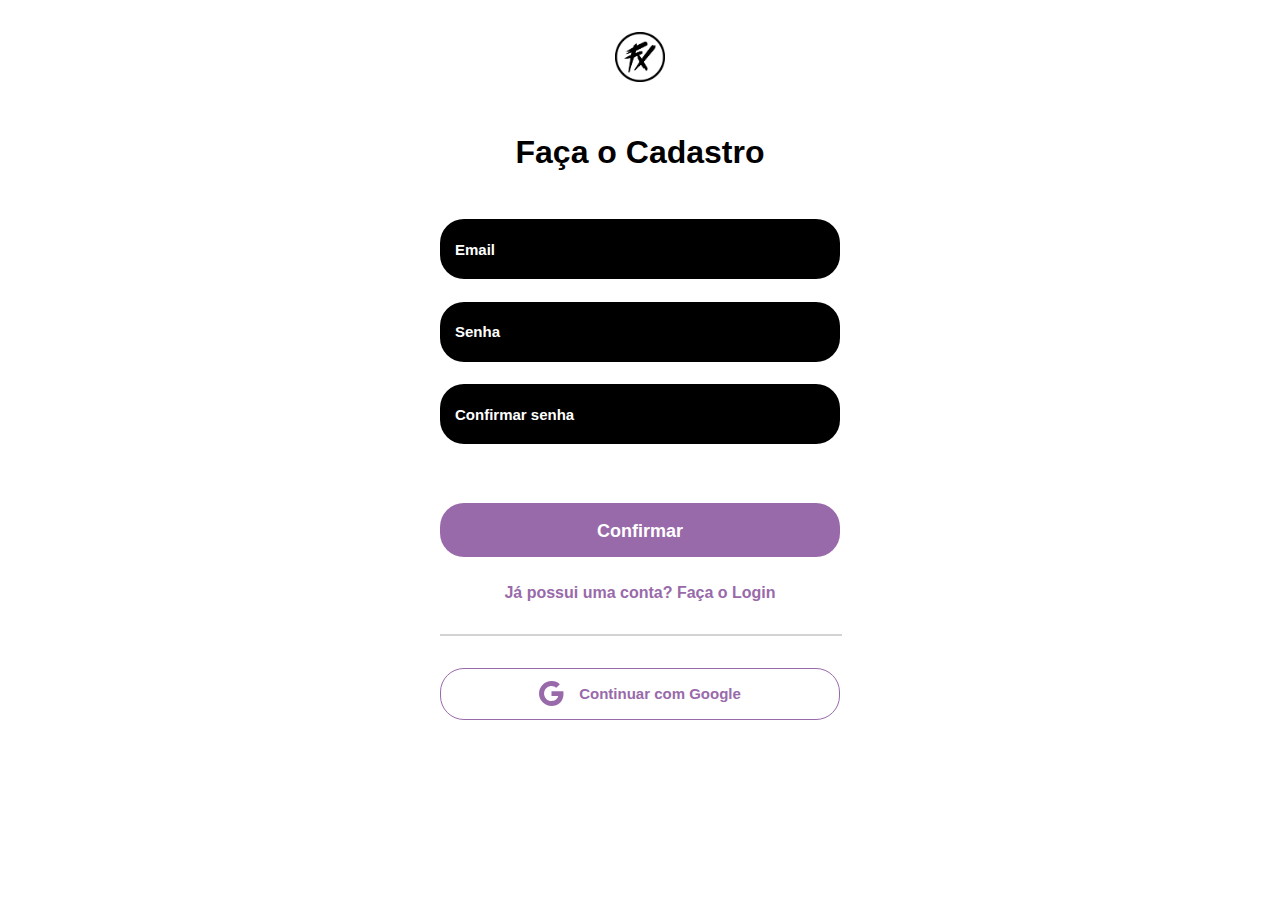
<file: cadastro.html>
<!DOCTYPE html>
<html lang="en">
<head>
    <meta charset="UTF-8">
    <meta name="viewport" content="width=device-width, initial-scale=1.0">
    <meta http-equiv="X-UA-Compatible" content="ie=edge">
    <title>Cadastro</title>
    <link rel="stylesheet" href="./css/login.css">
</head>
<body>
    <header>
        <a href="index.html"><img src="./imagens/fluxo-logo.png" alt="" width="50px"></a> 
    </header>
    <main>

        <h1>Faça o Cadastro</h1>

        <form action="">

            <input type="email" placeholder="Email"> <br>

            <input type="password" placeholder="Senha"> <br>

            <input type="password" placeholder="Confirmar senha">

            <input type="submit" value="Confirmar">

            <a href="cadastro.html"><p>Já possui uma conta? Faça o Login</p></a>

            <div></div>

            <button  id="button-google"> <svg xmlns="http://www.w3.org/2000/svg" width="25" height="25" fill="#996AAA" class="bi bi-google" viewBox="0 0 16 16">
                <path d="M15.545 6.558a9.4 9.4 0 0 1 .139 1.626c0 2.434-.87 4.492-2.384 5.885h.002C11.978 15.292 10.158 16 8 16A8 8 0 1 1 8 0a7.7 7.7 0 0 1 5.352 2.082l-2.284 2.284A4.35 4.35 0 0 0 8 3.166c-2.087 0-3.86 1.408-4.492 3.304a4.8 4.8 0 0 0 0 3.063h.003c.635 1.893 2.405 3.301 4.492 3.301 1.078 0 2.004-.276 2.722-.764h-.003a3.7 3.7 0 0 0 1.599-2.431H8v-3.08z"/>
              </svg>  Continuar com Google</button>


        </form>

        




    </main>
</body>
</html>
</file>
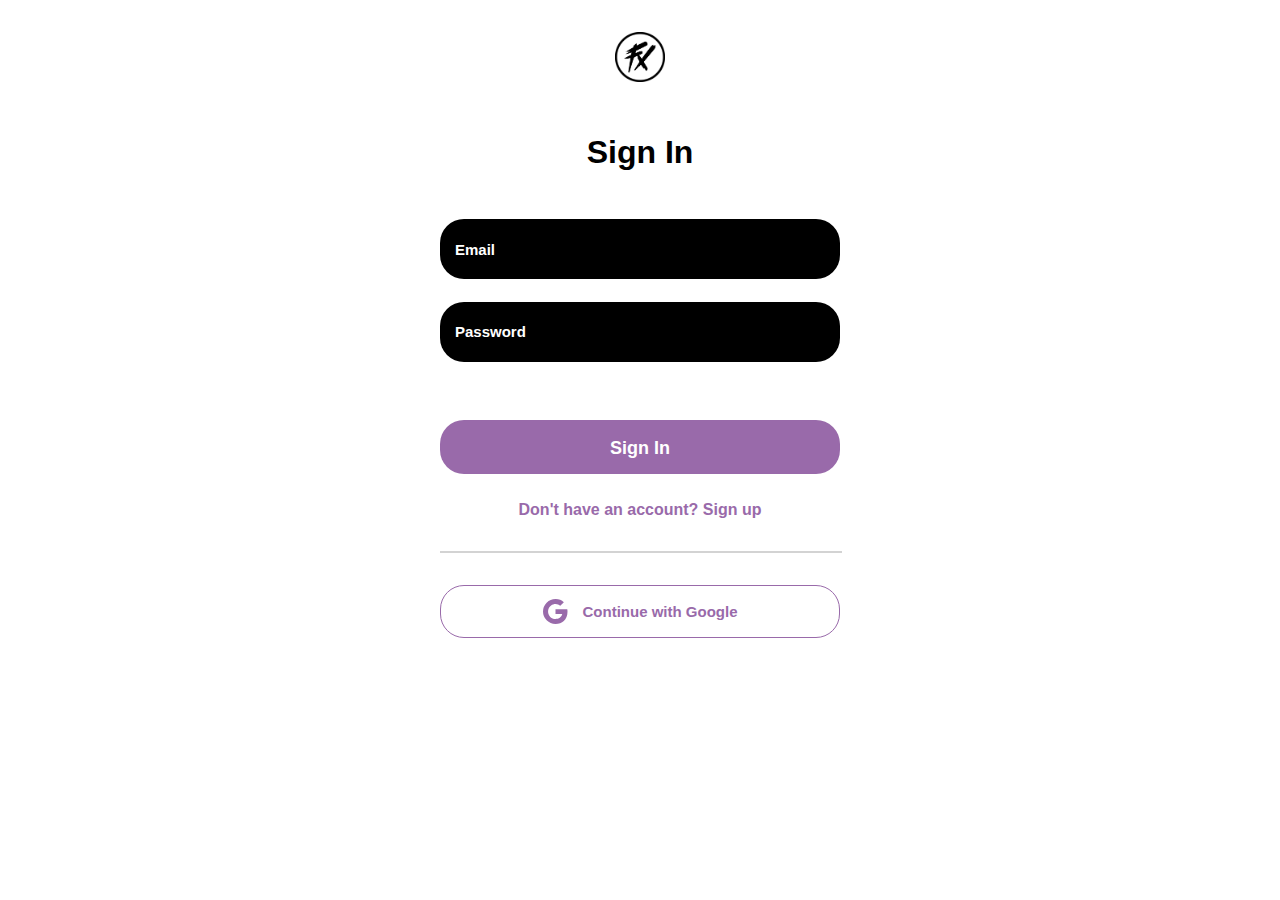
<file: login.html>
<!DOCTYPE html>
<html lang="en">
<head>
    <meta charset="UTF-8">
    <meta name="viewport" content="width=device-width, initial-scale=1.0">
    <meta http-equiv="X-UA-Compatible" content="ie=edge">
    <title>Login</title>
    <link rel="stylesheet" href="./css/login.css">
</head>
<body>
    <header>
        <a href="index.html"><img src="./imagens/fluxo-logo.png" alt="" width="50px"></a> 
    </header>
    <main>

        <h1>Sign In</h1>

        <form action="">

            <input type="email" placeholder="Email"> <br>

            <input type="password" placeholder="Password"> <br>

            <input type="submit" value="Sign In">

            <a href="cadastro.html"><p>Don't have an account? Sign up</p></a>

            <div></div>

            <button id="button-google"> <svg xmlns="http://www.w3.org/2000/svg" width="25" height="25" fill="#996AAA" class="bi bi-google" viewBox="0 0 16 16">
                <path d="M15.545 6.558a9.4 9.4 0 0 1 .139 1.626c0 2.434-.87 4.492-2.384 5.885h.002C11.978 15.292 10.158 16 8 16A8 8 0 1 1 8 0a7.7 7.7 0 0 1 5.352 2.082l-2.284 2.284A4.35 4.35 0 0 0 8 3.166c-2.087 0-3.86 1.408-4.492 3.304a4.8 4.8 0 0 0 0 3.063h.003c.635 1.893 2.405 3.301 4.492 3.301 1.078 0 2.004-.276 2.722-.764h-.003a3.7 3.7 0 0 0 1.599-2.431H8v-3.08z"/>
              </svg>  Continue with Google</button>

        </form>

    </main>
</body>
</html>
</file>
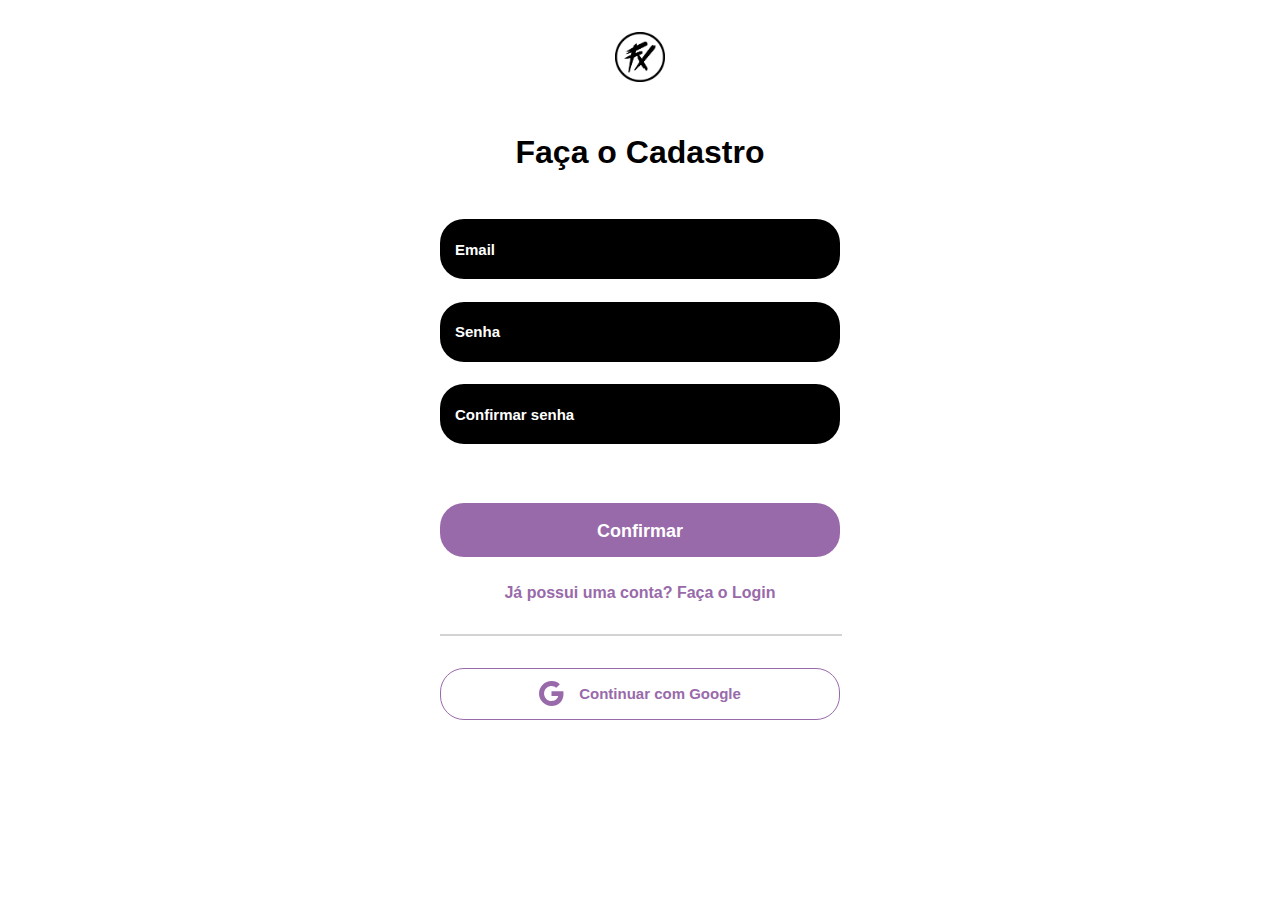
<file: view/cadastro.html>
<!DOCTYPE html>
<html lang="en">
<head>
    <meta charset="UTF-8">
    <meta name="viewport" content="width=device-width, initial-scale=1.0">
    <meta http-equiv="X-UA-Compatible" content="ie=edge">
    <title>Cadastro</title>
    <link rel="stylesheet" href="./css/login.css">
</head>
<body>
    <header>
        <a href="index.html"><img src="/view/imagens/fluxo-logo.png" alt="" width="50px"></a> 
    </header>
    <main>

        <h1>Faça o Cadastro</h1>

        <form action="">

            <input type="email" placeholder="Email"> <br>

            <input type="password" placeholder="Senha"> <br>

            <input type="password" placeholder="Confirmar senha">

            <input type="submit" value="Confirmar">

            <a href="cadastro.html"><p>Já possui uma conta? Faça o Login</p></a>

            <div></div>

            <button  id="button-google"> <svg xmlns="http://www.w3.org/2000/svg" width="25" height="25" fill="#996AAA" class="bi bi-google" viewBox="0 0 16 16">
                <path d="M15.545 6.558a9.4 9.4 0 0 1 .139 1.626c0 2.434-.87 4.492-2.384 5.885h.002C11.978 15.292 10.158 16 8 16A8 8 0 1 1 8 0a7.7 7.7 0 0 1 5.352 2.082l-2.284 2.284A4.35 4.35 0 0 0 8 3.166c-2.087 0-3.86 1.408-4.492 3.304a4.8 4.8 0 0 0 0 3.063h.003c.635 1.893 2.405 3.301 4.492 3.301 1.078 0 2.004-.276 2.722-.764h-.003a3.7 3.7 0 0 0 1.599-2.431H8v-3.08z"/>
              </svg>  Continuar com Google</button>


        </form>

        




    </main>
</body>
</html>
</file>
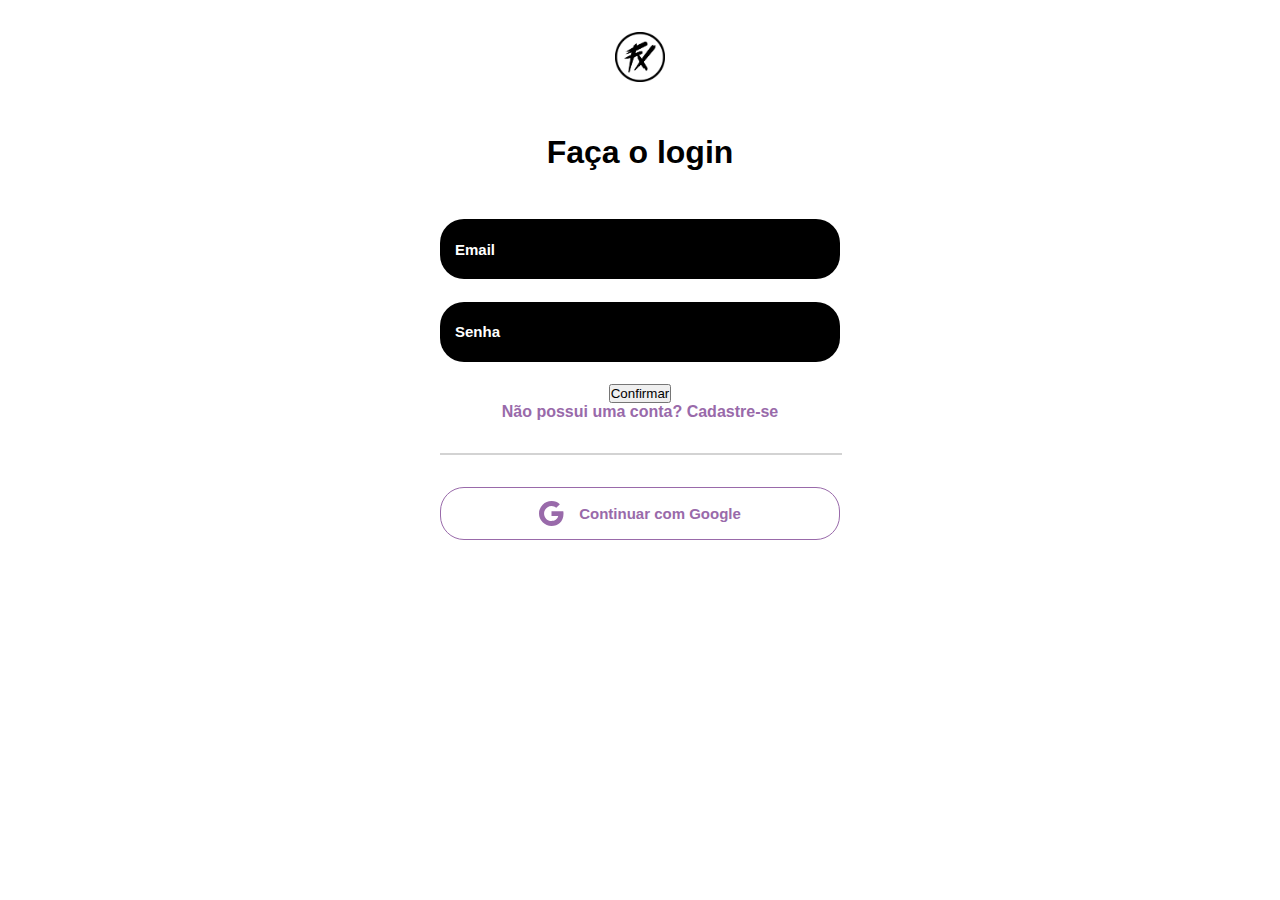
<file: view/login.html>
<!DOCTYPE html>
<html lang="en">
<head>
    <meta charset="UTF-8">
    <meta name="viewport" content="width=device-width, initial-scale=1.0">
    <meta http-equiv="X-UA-Compatible" content="ie=edge">
    <title>Login</title>
    <link rel="stylesheet" href="/view/css/login.css">
</head>
<body>
    <header>
        <a href="index.html"><img src="/view/imagens/fluxo-logo.png" alt="" width="50px"></a> 
    </header>
    <main>

        <h1>Faça o login</h1>

        <form action="">

            <input type="email" placeholder="Email"> <br>

            <input type="password" placeholder="Senha"> <br>

            
            <button type="submit" id="submit">Confirmar </button>

            <a href="cadastro.html"><p>Não possui uma conta? Cadastre-se</p></a>

            <div></div>

            <button  id="button-google"> <svg xmlns="http://www.w3.org/2000/svg" width="25" height="25" fill="#996AAA" class="bi bi-google" viewBox="0 0 16 16">
                <path d="M15.545 6.558a9.4 9.4 0 0 1 .139 1.626c0 2.434-.87 4.492-2.384 5.885h.002C11.978 15.292 10.158 16 8 16A8 8 0 1 1 8 0a7.7 7.7 0 0 1 5.352 2.082l-2.284 2.284A4.35 4.35 0 0 0 8 3.166c-2.087 0-3.86 1.408-4.492 3.304a4.8 4.8 0 0 0 0 3.063h.003c.635 1.893 2.405 3.301 4.492 3.301 1.078 0 2.004-.276 2.722-.764h-.003a3.7 3.7 0 0 0 1.599-2.431H8v-3.08z"/>
              </svg>  Continuar com Google</button>


        </form>

        




    </main>
</body>
</html>
</file>
<file: css/login.css>
*{
    padding: 0;
    margin: 0;
    font-family: Arial, Helvetica, sans-serif;
}

header{
    text-align: center;
    margin-top: 2em;
}

main{
    text-align: center;
    width: 25em;
    margin: 0 auto;
    box-sizing: border-box;
}

main h1{
    margin: 1.5em;
}


main form input{
    border: none;
    background-color: black; 
    width: 100%;
    height: 4em;
    padding: 1em;
    margin-bottom: 1.5em;
    align-items: center;
    color: white;
    font-size: 15px;
    font-weight: bold;
    border-radius: 24px;
    box-sizing: border-box;
}

main form input[type='submit']{
    width: 100%;
    border: none;
    background-color: #996AAA;
    height: 3em;
    padding: 1em;
    margin-top: 2em;
    color: white;
    font-size: 15px;
    font-weight: bold;
    border-radius: 24px;
    box-sizing: border-box;
    cursor: pointer;
    font-size: 18px;
}

main form input::placeholder{
    color: white;
}

a{
    text-decoration: none;
}

main p{
    color: #996AAA;
    font-weight: bold;
    margin-bottom: 2em;
}

main form div{
    width: 100%;
    border: solid lightgray 1px;
    margin-bottom: 2em;
}

#button-google{
    background-color: white; 
    border: solid 1px #996AAA; 
    color: #996AAA;
    display: flex;
    align-items: center;
    justify-content: center;
    gap: 1em;
    box-sizing: border-box;
    width: 100%;
    height: 3.5em;
    font-weight: bold;
    font-size: 15px;
    border-radius: 24px;
    margin-bottom: 2em;
}

/*MOBILE*/

@media screen and (max-width: 700px){
    *{
        font-size: 15px;
    }

    header{
        margin-top: 3em;
    }
    main{
        width: 70%;
    }   
    main h1{
        font-size: 22px;
    }

   
}
*{
    padding: 0;
    margin: 0;
    font-family: Arial, Helvetica, sans-serif;
}

header{
    text-align: center;
    margin-top: 2em;
}

main{
    text-align: center;
    width: 25em;
    margin: 0 auto;
    box-sizing: border-box;
}

main h1{
    margin: 1.5em;
}


main form input{
    border: none;
    background-color: black; 
    width: 100%;
    height: 4em;
    padding: 1em;
    margin-bottom: 1.5em;
    align-items: center;
    color: white;
    font-size: 15px;
    font-weight: bold;
    border-radius: 24px;
    box-sizing: border-box;
}

main form input[type='submit']{
    width: 100%;
    border: none;
    background-color: #996AAA;
    height: 3em;
    padding: 1em;
    margin-top: 2em;
    color: white;
    font-size: 15px;
    font-weight: bold;
    border-radius: 24px;
    box-sizing: border-box;
    cursor: pointer;
    font-size: 18px;
}

main form input::placeholder{
    color: white;
}

a{
    text-decoration: none;
}

main p{
    color: #996AAA;
    font-weight: bold;
    margin-bottom: 2em;
}

main form div{
    width: 100%;
    border: solid lightgray 1px;
    margin-bottom: 2em;
}

#button-google{
    background-color: white; 
    border: solid 1px #996AAA; 
    color: #996AAA;
    display: flex;
    align-items: center;
    justify-content: center;
    gap: 1em;
    box-sizing: border-box;
    width: 100%;
    height: 3.5em;
    font-weight: bold;
    font-size: 15px;
    border-radius: 24px;
    margin-bottom: 2em;
}

/*MOBILE*/

@media screen and (max-width: 700px){
    *{
        font-size: 15px;
    }

    header{
        margin-top: 3em;
    }
    main{
        width: 70%;
    }   
    main h1{
        font-size: 22px;
    }

   
}
</file>
<file: view/css/login.css>
*{
    padding: 0;
    margin: 0;
    font-family: Arial, Helvetica, sans-serif;
}

header{
    text-align: center;
    margin-top: 2em;
}

main{
    text-align: center;
    width: 25em;
    margin: 0 auto;
    box-sizing: border-box;
}

main h1{
    margin: 1.5em;
}


main form input{
    border: none;
    background-color: black; 
    width: 100%;
    height: 4em;
    padding: 1em;
    margin-bottom: 1.5em;
    align-items: center;
    color: white;
    font-size: 15px;
    font-weight: bold;
    border-radius: 24px;
    box-sizing: border-box;
}

main form input[type='submit']{
    width: 100%;
    border: none;
    background-color: #996AAA;
    height: 3em;
    padding: 1em;
    margin-top: 2em;
    color: white;
    font-size: 15px;
    font-weight: bold;
    border-radius: 24px;
    box-sizing: border-box;
    cursor: pointer;
    font-size: 18px;
}

main form input::placeholder{
    color: white;
}

a{
    text-decoration: none;
}

main p{
    color: #996AAA;
    font-weight: bold;
    margin-bottom: 2em;
}

main form div{
    width: 100%;
    border: solid lightgray 1px;
    margin-bottom: 2em;
}

#button-google{
    background-color: white; 
    border: solid 1px #996AAA; 
    color: #996AAA;
    display: flex;
    align-items: center;
    justify-content: center;
    gap: 1em;
    box-sizing: border-box;
    width: 100%;
    height: 3.5em;
    font-weight: bold;
    font-size: 15px;
    border-radius: 24px;
    margin-bottom: 2em;
}

/*MOBILE*/

@media screen and (max-width: 700px){
    *{
        font-size: 15px;
    }

    header{
        margin-top: 3em;
    }
    main{
        width: 70%;
    }   
    main h1{
        font-size: 22px;
    }

   
}
</file>
